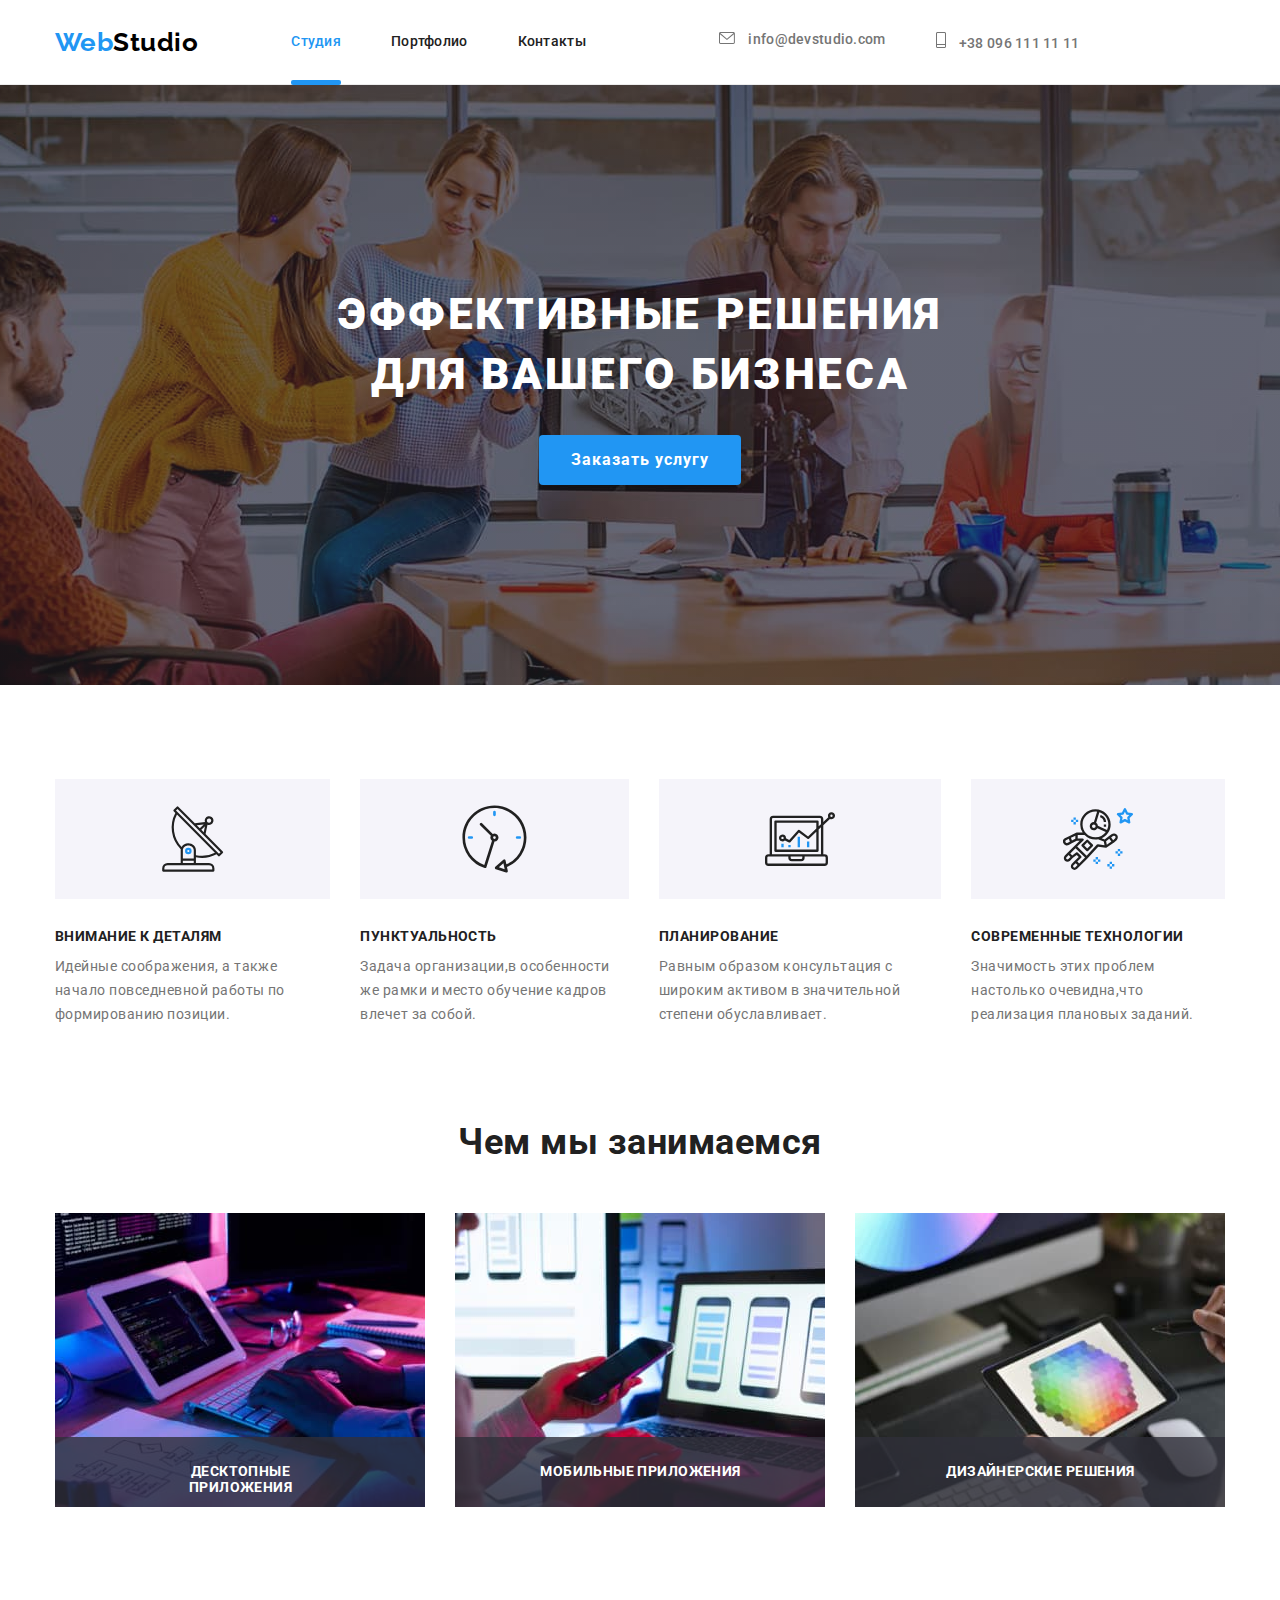
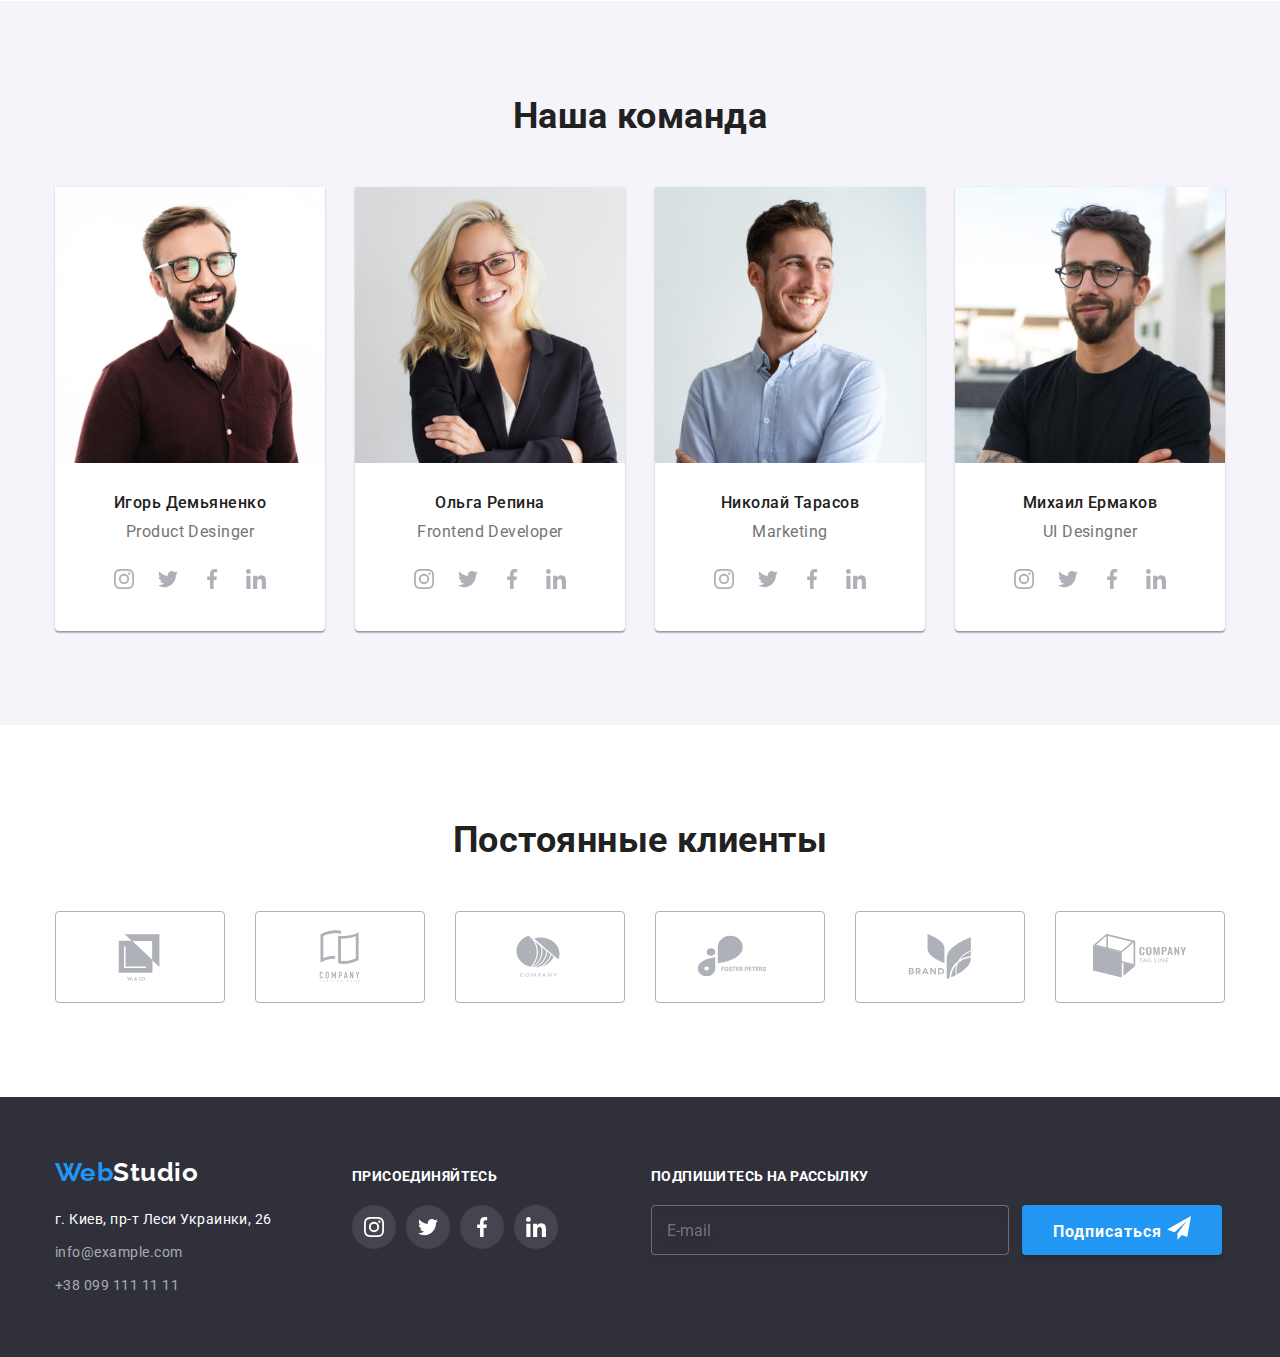
<file: index.html>
<!DOCTYPE html>
<html lang="en">

<head>
    <meta charset="UTF-8">
    <meta http-equiv="X-UA-Compatible" content="IE=edge">
    <meta name="viewport" content="width=device-width, initial-scale=1.0">
    <title>Студия</title>
    <link rel="preconnect" href="https://fonts.googleapis.com">
    <link rel="preconnect" href="https://fonts.gstatic.com" crossorigin>
    <link
        href="https://fonts.googleapis.com/css2?family=Raleway:wght@700&family=Roboto:wght@400;500;700;900&display=swap"
        rel="stylesheet">
    <link rel="stylesheet" href="https://cdnjs.cloudflare.com/ajax/libs/modern-normalize/1.1.0/modern-normalize.css"
        integrity="sha512-Y0MM+V6ymRKN2zStTqzQ227DWhhp4Mzdo6gnlRnuaNCbc+YN/ZH0sBCLTM4M0oSy9c9VKiCvd4Jk44aCLrNS5Q=="
        crossorigin="anonymous" referrerpolicy="no-referrer" />
    <link rel="stylesheet" href="./css/main.min.css">
</head>

<body>
    <!--Шапка сайта-->
    <header class="header">
        <div class="container">
            <a href="" class="logo header__logo">Web<span class="logo__accent">Studio</span></a>
            <nav>
                <ul class="site-nav list">
                    <li class="site-nav__item"><a href="./index.html" class="site-nav__link current ">Студия</a></li>
                    <li class="site-nav__item"><a href="./portfolio.html" class="site-nav__link">Портфолио</a></li>
                    <li class="site-nav__item"><a href="" class="site-nav__link">Контакты</a></li>
                </ul>
            </nav>
            <div class="auth-nav">
                <a href="mailto:info@devstudio.com" class="auth-nav__link">
                    <svg class="auth-nav__icon" width="16" height="12">
                        <use href="./images/symbol-defs-opt.svg#mail"></use>
                    </svg>
                    info@devstudio.com</a>
                <a href="tel:+380961111111" class="auth-nav__link">
                    <svg class="auth-nav__icon" width="10" height="16">
                        <use href="./images/symbol-defs-opt.svg#phone"></use>
                    </svg>
                    +38 096 111 11 11</a>
            </div>
        <button type="button" class="mob-menu__open-btn">
            <svg class="header__pic-btn" width="24" height="24">
                <use href="./images/symbol-defs-opt.svg#menu_24px"></use>
            </svg>
        </button>
        </div>
        <div class="mob-menu is-hidden no-scroll">
            <div class="container">
                <div class="mob-menu-top">
            <button type="button" class="mob-menu__close-btn">
                <svg class="mob-menu__pic-btn" width="40" height="40">
                    <use href="./images/symbol-defs-opt.svg#close_40px"></use>
                </svg>
            </button>
                <ul class="mob-menu__list list">
                    <li class="mob-menu__item"><a href="./index.html" class="mob-menu__link current ">Студия</a></li>
                    <li class="mob-menu__item"><a href="./portfolio.html" class="mob-menu__link">Портфолио</a></li>
                    <li class="mob-menu__item"><a href="" class="mob-menu__link">Контакты</a></li>
                </ul>
                </div>
                <div class="mob-menu__button">
            <div class="mob-auth-nav">
                <div class="mob-auth-nav__mob"><a href="tel:+380961111111" class="mob-auth-nav__link mob">
                    +38 096 111 11 11</a></div>
                <a href="mailto:info@devstudio.com" class="mob-auth-nav__link mail">
                    info@devstudio.com</a>
            </div>
                <ul class="mob-soc__list list">
                    <li class="mob-soc__item"><a href="" class="mob-soc__link">Instagram</a></li>
                    <li class="mob-soc__item"><a href="" class="mob-soc__link">Twitter</a></li>
                    <li class="mob-soc__item"><a href="" class="mob-soc__link">Facebook</a></li>
                    <li class="mob-soc__item"><a href="" class="mob-soc__link">Linkedin</a></li>
                </ul>
        </div>
        </div>
        </div>
    </header>
    <main>
        <!--Герой-->
        <div class="hero">
            <section class="section">
                <div class="container">
                    <h1 class="hero__title">Эффективные решения для вашего бизнеса</h1>
                    <button type="button" class="hero__btn" data-modal-open>Заказать услугу</button>
                </div>
            </section>
        </div>
        <!--Преимущества-->
        <section class="section">
            <div class="container">
                <ul class="benefis list">
                    <li class="benefis__item">
                        <div class="benefis__icon">
                            <svg class="antenna" width="65.32" height="70">
                                <use href="./images/symbol-defs-opt.svg#antenna"></use>
                            </svg>
                        </div>
                        <h3 class="benefis__title title">Внимание к деталям</h3>
                        <p class="benefis__text">Идейные соображения, а также начало повседневной работы по формированию
                            позиции.</p>
                    </li>
                    <li class="benefis__item">
                        <div class="benefis__icon">
                            <svg class="clock" width="66.96" height="70">
                                <use href="./images/symbol-defs-opt.svg#clock"></use>
                            </svg>
                        </div>
                        <h3 class="benefis__title title">Пунктуальность</h3>
                        <p class="benefis__text">Задача организации,в особенности же рамки и место обучение кадров
                            влечет за собой.</p>
                    </li>
                    <li class="benefis__item">
                        <div class="benefis__icon">
                            <svg class="diagram" width="70" height="70">
                                <use href="./images/symbol-defs-opt.svg#diagram"></use>
                            </svg>
                        </div>
                        <h3 class="benefis__title title">Планирование</h3>
                        <p class="benefis__text">Равным образом консультация с широким активом в значительной степени
                            обуславливает.</p>
                    </li>
                    <li class="benefis__item last">
                        <div class="benefis__icon">
                            <svg class="astronaut" width="70" height="70">
                                <use href="./images/symbol-defs-opt.svg#astronaut"></use>
                            </svg>
                        </div>
                        <h3 class="benefis__title title">Современные технологии</h3>
                        <p class="benefis__text">Значимость этих проблем настолько очевидна,что реализация плановых
                            заданий.</p>
                    </li>
                </ul>
            </div>
        </section>
        <!--Чем мы занимаемся-->
        <section class="working section">
            <div class="container">
                <h2 class="working__title title">Чем мы занимаемся</h2>
                <ul class="working-list list">
                    <li class="working-list__item">
                        <div class="working-list__wrap">
                            <img 
                            srcset="./images/box1.jpg 1x, ./images/box1-2x.jpg 2x "
                            src="./images/box1.jpg" alt="написание кода" width="370" height="274" />
                            <p class="working-list__text">Десктопные приложения</p>
                        </div>
                    </li>
                    <li class="working-list__item">
                        <div class="working-list__wrap">
                            <img 
                            srcset="./images/box2.jpg 1x, ./images/box2-2x.jpg 2x "
                            src="./images/box2.jpg" alt="оптимизация" width="370" />
                            <p class="working-list__text">Мобильные приложения</p>
                        </div>
                    </li>
                    <li class="working-list__item">
                        <div class="working-list__wrap">
                            <img 
                            srcset="./images/box3.jpg 1x, ./images/box3-2x.jpg 2x "
                            src="./images/box3.jpg" alt="дизайн" width="370" />
                            <p class="working-list__text">Дизайнерские решения</p>
                        </div>
                    </li>
                </ul>
            </div>
        </section>
        <!--Наша команда-->
        <section class="team section">
            <div class="container">
                <h2 class="team__title title">Наша команда</h2>
                <ul class="team-list list">
                    <li class="team-list__item">
                        <img 
                        srcset="./images/img.jpg 1x, ./images/img-2x.jpg 2x "
                        src="./images/img.jpg" alt="Игорь Демьяненко" width="" />
                        <div class="team-list__content">
                            <h3 class="team-list__name title">Игорь Демьяненко</h3>
                            <p class="team-list__text">Product Desinger</p>
                            <div>
                                <ul class="soclist">
                                    <li class="soclist__item">
                                        <a href="" class="soclist__link">
                                            <svg class="soclist__icon" width="20" height="20">
                                                <use href="./images/symbol-defs-opt.svg#instagram"></use>
                                            </svg>
                                        </a>
                                    </li>
                                    <li class="soclist__item">
                                        <a href="" class="soclist__link">
                                            <svg class="soclist__icon" width="20" height="20">
                                                <use href="./images/symbol-defs-opt.svg#twitter"></use>
                                            </svg>
                                        </a>
                                    </li>
                                    <li class="soclist__item">
                                        <a href="" class="soclist__link">
                                            <svg class="soclist__icon" width="20" height="20">
                                                <use href="./images/symbol-defs-opt.svg#facebook"></use>
                                            </svg>
                                        </a>
                                    </li>
                                    <li class="soclist__item">
                                        <a href="" class="soclist__link">
                                            <svg class="soclist__icon" width="20" height="20">
                                                <use href="./images/symbol-defs-opt.svg#linkedin"></use>
                                            </svg>
                                        </a>
                                    </li>
                                </ul>
                            </div>
                        </div>
                    </li>
                    <li class="team-list__item">
                        <img 
                        srcset="./images/img2.jpg 1x, ./images/img2-2x.jpg 2x "
                        src="./images/img2.jpg" alt="Ольга Репина" width="" />
                        <div class="team-list__content">
                            <h3 class="team-list__name title">Ольга Репина</h3>
                            <p class="team-list__text">Frontend Developer</p>
                            <div>
                                <ul class="soclist">
                                    <li class="soclist__item">
                                        <a href="" class="soclist__link">
                                            <svg class="soclist__icon" width="20" height="20">
                                                <use href="./images/symbol-defs-opt.svg#instagram"></use>
                                            </svg>
                                        </a>
                                    </li>
                                    <li class="soclist__item">
                                        <a href="" class="soclist__link">
                                            <svg class="soclist__icon" width="20" height="20">
                                                <use href="./images/symbol-defs-opt.svg#twitter"></use>
                                            </svg>
                                        </a>
                                    </li>
                                    <li class="soclist__item">
                                        <a href="" class="soclist__link">
                                            <svg class="soclist__icon" width="20" height="20">
                                                <use href="./images/symbol-defs-opt.svg#facebook"></use>
                                            </svg>
                                        </a>
                                    </li>
                                    <li class="soclist__item">
                                        <a href="" class="soclist__link">
                                            <svg class="soclist__icon" width="20" height="20">
                                                <use href="./images/symbol-defs-opt.svg#linkedin"></use>
                                            </svg>
                                        </a>
                                    </li>
                                </ul>
                            </div>
                        </div>
                    </li>
                    <li class="team-list__item">
                        <img 
                        srcset="./images/img3.jpg 1x, ./images/img3-2x.jpg 2x "
                        src="./images/img3.jpg" alt="Николай Тарасов" width="" />
                        <div class="team-list__content">
                            <h3 class="team-list__name title">Николай Тарасов</h3>
                            <p class="team-list__text">Marketing</p>
                            <div>
                                <ul class="soclist">
                                    <li class="soclist__item">
                                        <a href="" class="soclist__link">
                                            <svg class="soclist__icon" width="20" height="20">
                                                <use href="./images/symbol-defs-opt.svg#instagram"></use>
                                            </svg>
                                        </a>
                                    </li>
                                    <li class="soclist__item">
                                        <a href="" class="soclist__link">
                                            <svg class="soclist__icon" width="20" height="20">
                                                <use href="./images/symbol-defs-opt.svg#twitter"></use>
                                            </svg>
                                        </a>
                                    </li>
                                    <li class="soclist__item">
                                        <a href="" class="soclist__link">
                                            <svg class="soclist__icon" width="20" height="20">
                                                <use href="./images/symbol-defs-opt.svg#facebook"></use>
                                            </svg>
                                        </a>
                                    </li>
                                    <li class="soclist__item">
                                        <a href="" class="soclist__link">
                                            <svg class="soclist__icon" width="20" height="20">
                                                <use href="./images/symbol-defs-opt.svg#linkedin"></use>
                                            </svg>
                                        </a>
                                    </li>
                                </ul>
                            </div>
                        </div>
                    </li>
                    <li class="team-list__item">
                        <img 
                        srcset="./images/img4.jpg 1x, ./images/img4-2x.jpg 2x "
                        src="./images/img4.jpg" alt="Михаил Ермаков" width="" />
                        <div class="team-list__content">
                            <h3 class="team-list__name title">Михаил Ермаков</h3>
                            <p class="team-list__text">UI Desingner</p>
                            <div>
                                <ul class="soclist">
                                    <li class="soclist__item">
                                        <a href="" class="soclist__link">
                                            <svg class="soclist__icon" width="20" height="20">
                                                <use href="./images/symbol-defs-opt.svg#instagram"></use>
                                            </svg>
                                        </a>
                                    </li>
                                    <li class="soclist__item">
                                        <a href="" class="soclist__link">
                                            <svg class="soclist__icon" width="20" height="20">
                                                <use href="./images/symbol-defs-opt.svg#twitter"></use>
                                            </svg>
                                        </a>
                                    </li>
                                    <li class="soclist__item">
                                        <a href="" class="soclist__link">
                                            <svg class="soclist__icon" width="20" height="20">
                                                <use href="./images/symbol-defs-opt.svg#facebook"></use>
                                            </svg>
                                        </a>
                                    </li>
                                    <li class="soclist__item">
                                        <a href="" class="soclist__link">
                                            <svg class="soclist__icon" width="20" height="20">
                                                <use href="./images/symbol-defs-opt.svg#linkedin"></use>
                                            </svg>
                                        </a>
                                    </li>
                                </ul>
                            </div>
                        </div>
                    </li>
                </ul>
            </div>
        </section>
        <!--Постоянные клиенты-->
        <section class="client section">
            <div class="container">
                <h2 class="client__title title">Постоянные клиенты</h2>
                <div class="client__container">
                    <ul class="client-list list">
                        <li class="client-list__item">
                            <a href="" class="client-list__link">
                                <svg class="client-list__icon">
                                    <use href="./images/symbol-defs-opt.svg#logo" width="106" height="60"></use>
                                </svg>
                            </a>
                        </li>
                        <li class="client-list__item">
                            <a href="" class="client-list__link">
                                <svg class="client-list__icon">
                                    <use href="./images/symbol-defs-opt.svg#logo-2" width="106" height="60"></use>
                                </svg>
                            </a>
                        </li>
                        <li class="client-list__item">
                            <a href="" class="client-list__link">
                                <svg class="client-list__icon">
                                    <use href="./images/symbol-defs-opt.svg#logo-3" width="106" height="60"></use>
                                </svg>
                            </a>
                        </li>
                        <li class="client-list__item">
                            <a href="" class="client-list__link">
                                <svg class="client-list__icon">
                                    <use href="./images/symbol-defs-opt.svg#logo-4" width="106" height="60"></use>
                                </svg>
                            </a>
                        </li>
                        <li class="client-list__item">
                            <a href="" class="client-list__link">
                                <svg class="client-list__icon">
                                    <use href="./images/symbol-defs-opt.svg#logo-5" width="106" height="60"></use>
                                </svg>
                            </a>
                        </li>
                        <li class="client-list__item">
                            <a href="" class="client-list__link">
                                <svg class="client-list__icon">
                                    <use href="./images/symbol-defs-opt.svg#logo-6" width="106" height="60"></use>
                                </svg>
                            </a>
                        </li>
                    </ul>
                </div>
            </div>
        </section>
    </main>
    <!--Футер-->
    <footer class="footer">
        <div class="container">
            <div class="nav">
                <a href="" class="footer__logo logo">Web<span class="accent">Studio</span></a>
                <address>
                    <ul class="list">
                        <li class="list__item-address"><a href="" class="list__address">г. Киев, пр-т Леси Украинки,
                                26</a></li>
                        <li class="list__item-nav"><a href="mailto:info@example.com"
                                class="list__footer-nav">info@example.com</a></li>
                        <li class="list__item-nav"><a href="tel:+380991111111" class="list__footer-nav">+38 099 111 11
                                11</a></li>
                    </ul>
                </address>
            </div>
            <div class="soc">
                <h3 class="soc__title">Присоединяйтесь</h3>
                <ul class="soc-list">
                    <li class="soc-list__item">
                        <a href="" class="soc-list__link">
                            <svg class="soc-list__icon" width="20" height="20">
                                <use href="./images/symbol-defs-opt.svg#instagram"></use>
                            </svg>
                        </a>
                    </li>
                    <li class="soc-list__item">
                        <a href="" class="soc-list__link">
                            <svg class="soc-list__icon" width="20" height="20">
                                <use href="./images/symbol-defs-opt.svg#twitter"></use>
                            </svg>
                        </a>
                    </li>
                    <li class="soc-list__item">
                        <a href="" class="soc-list__link">
                            <svg class="soc-list__icon" width="20" height="20">
                                <use href="./images/symbol-defs-opt.svg#facebook"></use>
                            </svg>
                        </a>
                    </li>
                    <li class="soc-list__item">
                        <a href="" class="soc-list__link">
                            <svg class="soc-list__icon" width="20" height="20">
                                <use href="./images/symbol-defs-opt.svg#linkedin"></use>
                            </svg>
                        </a>
                    </li>
                </ul>
            </div>
            <div class="mailing">
                <p class="mailing__text">Подпишитесь на рассылку</p>
                <form>
                    <label for="email"></label>
                    <input type="email" name="email" id="email" class="mailing__email" placeholder="E-mail" />
                    <button type="submit" class="mailing__button">Подписаться
                        <svg class="mailing__icon" width="24" height="24">
                            <use href="./images/symbol-defs-opt.svg#icon-send"></use>
                        </svg>
                    </button>
                </form>
            </div>
        </div>
    </footer>
    <div class="backdrop is-hidden" data-modal>
        <div class="modal">
            <button type="button" class="modal__close-btn" data-modal-close>
                <svg class="modal__pic-btn" width="18" height="18">
                    <use href="./images/symbol-defs-opt.svg#close-btn"></use>
                </svg>
            </button>
            <p class="modal__title">Оставьте свои данные, мы вам перезвоним</p>
            <form>
                <div class="modal-field">
                    <label class="modal-field__label" for="user-name">Имя</label>
                    <div class="modal-wrap">
                        <input type="text" name="user-name" id="user-name" class="modal-wrap__input" />
                        <svg class="modal-wrap__icon" width="18" height="18">
                            <use href="./images/symbol-defs-opt.svg#person-modal"></use>
                        </svg>
                    </div>
                </div>
                <div class="modal-field">
                    <label class="modal-field__label" for="user-tel">Телефон</label>
                    <div class="modal-wrap">
                        <input type="tel" name="user-tel" id="user-tel" class="modal-wrap__input" />
                        <svg class="modal-wrap__icon" width="18" height="18">
                            <use href="./images/symbol-defs-opt.svg#phone-modal"></use>
                        </svg>
                    </div>
                </div>
                <div class="modal-field">
                    <label class="modal-field__label" for="user-mail">Почта</label>
                    <div class="modal-wrap">
                        <input type="email" name="user-mail" id="user-mail" class="modal-wrap__input" />
                        <svg class="modal-wrap__icon" width="18" height="18">
                            <use href="./images/symbol-defs-opt.svg#email-modal"></use>
                        </svg>
                    </div>
                </div>
                <div class="modal-field">
                    <label class="modal-field__label" for="user-coment">Комментарий</label>
                    <textarea name="user-coment" id="user-coment" placeholder="Введите текст"
                        class="modal-field__coment"></textarea>
                </div>
                <div class="modal-field">
                    <input type="checkbox" class="modal-field__checkbox visually-hidden" id="modal-field__checkbox" name="policy"
                        value="policy">
                    <label for="modal-field__checkbox" class="modal-field__check">
                        <span>
                            <svg class="modal-field__check-icon" width="18" height="18">
                                <use href="./images/symbol-defs-opt.svg#check"></use>
                            </svg>
                        </span>
                        <div class="modal-field__text">Соглашаюсь с рассылкой и принимаю&nbsp;<a href="" class="modal-field__link">Условия
                            договора</a></div></label>
                </div>
            </form>
            <button type="submit" class="modal__btn">Отправить</button>
        </div>
    </div>
    <script src="./js/modal.js"></script>
    <script src="./js/menu.js"></script>
</body>

</html>
</file>
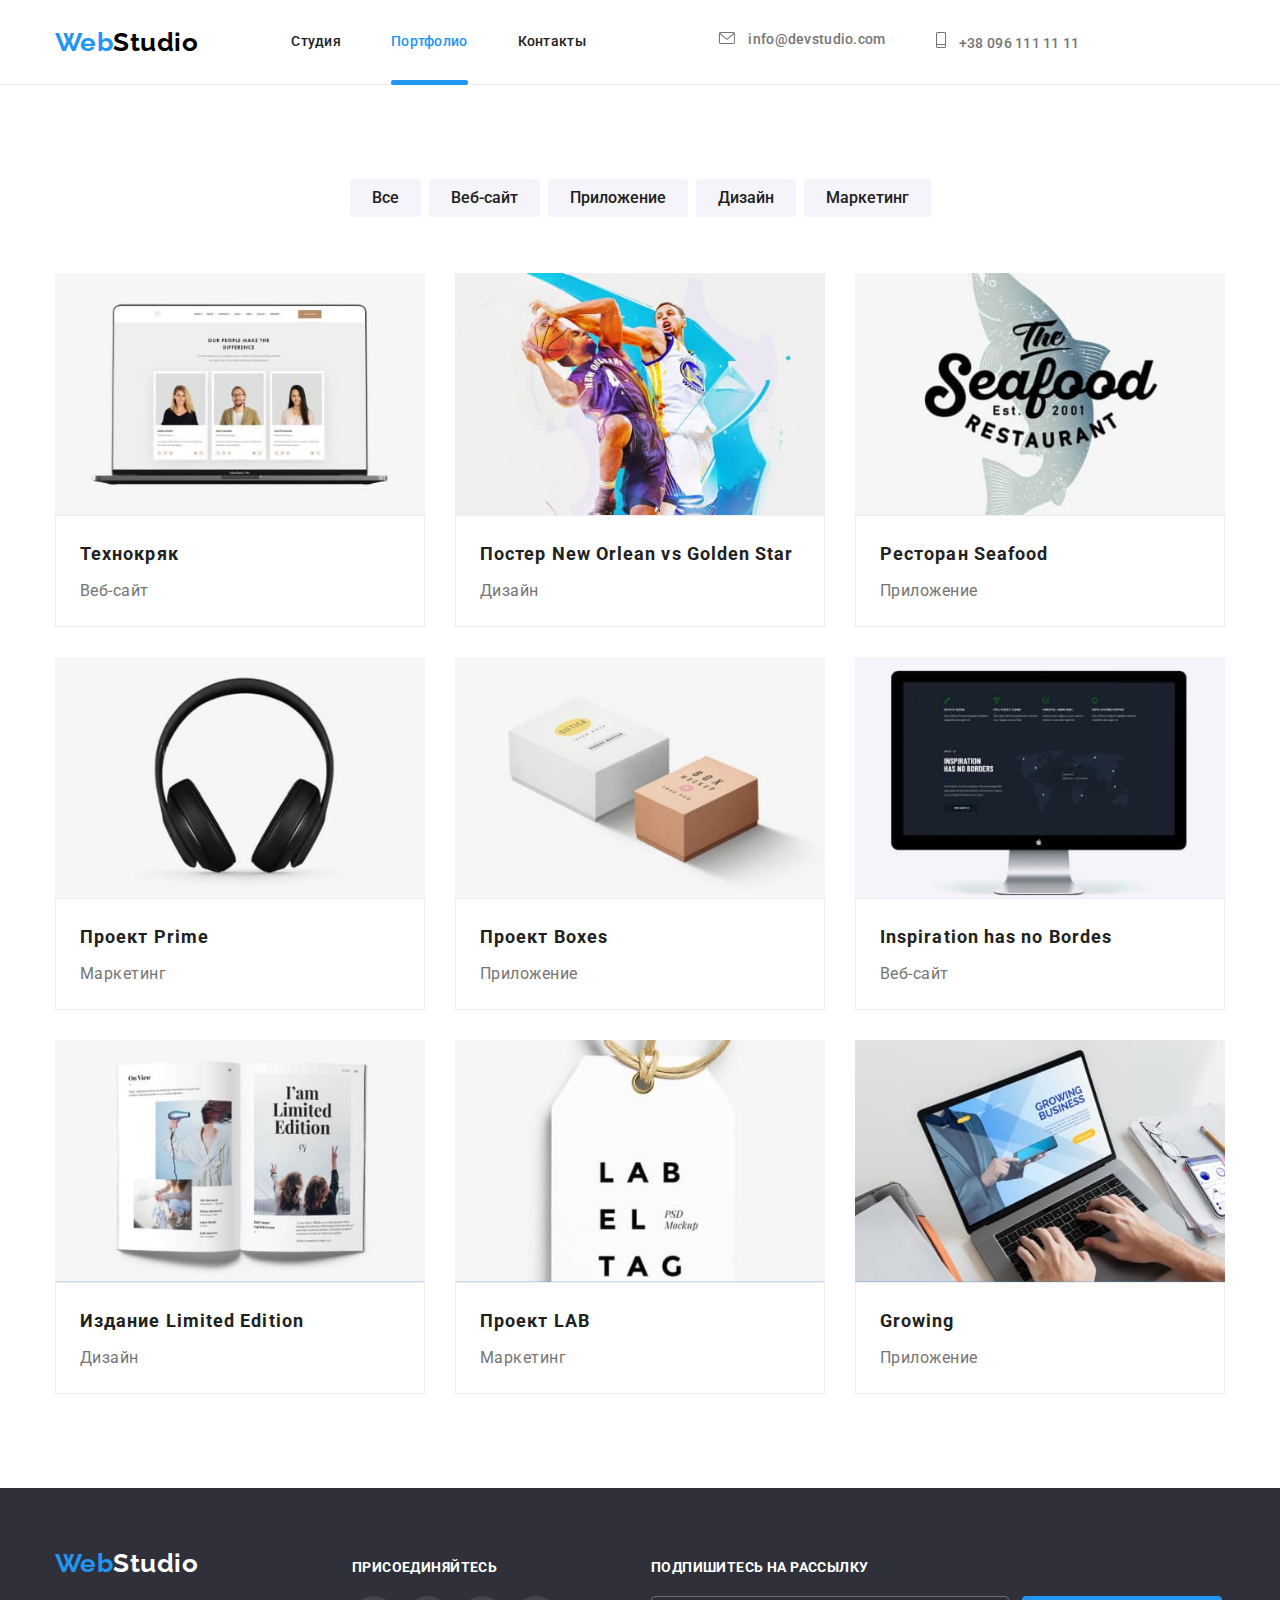
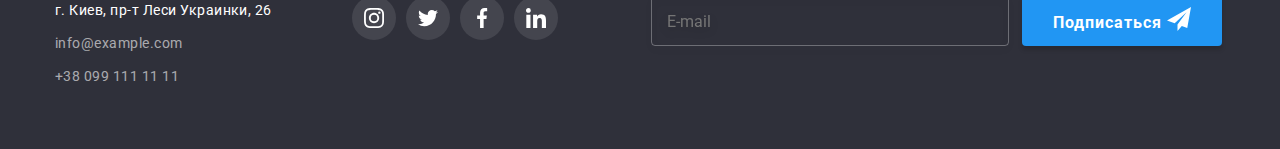
<file: portfolio.html>
<!DOCTYPE html>
<html lang="en">

<head>
    <meta charset="UTF-8">
    <meta http-equiv="X-UA-Compatible" content="IE=edge">
    <meta name="viewport" content="width=device-width, initial-scale=1.0">
    <title>Студия</title>
    <link rel="preconnect" href="https://fonts.googleapis.com">
    <link rel="preconnect" href="https://fonts.gstatic.com" crossorigin>
    <link
        href="https://fonts.googleapis.com/css2?family=Raleway:wght@700&family=Roboto:wght@400;500;700;900&display=swap"
        rel="stylesheet">
    <link rel="stylesheet" href="https://cdnjs.cloudflare.com/ajax/libs/modern-normalize/1.1.0/modern-normalize.css"
        integrity="sha512-Y0MM+V6ymRKN2zStTqzQ227DWhhp4Mzdo6gnlRnuaNCbc+YN/ZH0sBCLTM4M0oSy9c9VKiCvd4Jk44aCLrNS5Q=="
        crossorigin="anonymous" referrerpolicy="no-referrer" />
    <link rel="stylesheet" href="./css/main.min.css">
</head>

<body>
    <!--Шапка сайта-->
    <header class="header">
        <div class="container">
            <a href="" class="logo header__logo">Web<span class="logo__accent">Studio</span></a>
            <nav>
                <ul class="site-nav list">
                    <li class="site-nav__item"><a href="./index.html" class="site-nav__link">Студия</a></li>
                    <li class="site-nav__item"><a href="./portfolio.html" class="site-nav__link current">Портфолио</a></li>
                    <li class="site-nav__item"><a href="" class="site-nav__link">Контакты</a></li>
                </ul>
            </nav>
            <div class="auth-nav">
                <a href="mailto:info@devstudio.com" class="auth-nav__link">
                    <svg class="auth-nav__icon" width="16" height="12">
                        <use href="./images/symbol-defs-opt.svg#mail"></use>
                    </svg>
                    info@devstudio.com</a>
                <a href="tel:+380961111111" class="auth-nav__link">
                    <svg class="auth-nav__icon" width="10" height="16">
                        <use href="./images/symbol-defs-opt.svg#phone"></use>
                    </svg>
                    +38 096 111 11 11</a>
            </div>
            <button type="button" class="mob-menu__open-btn">
                <svg class="header__pic-btn" width="24" height="24">
                    <use href="./images/symbol-defs-opt.svg#menu_24px"></use>
                </svg>
            </button>
        </div>
        <div class="mob-menu is-hidden no-scroll">
            <div class="container">
                <div class="mob-menu-top">
                    <button type="button" class="mob-menu__close-btn">
                        <svg class="mob-menu__pic-btn" width="40" height="40">
                            <use href="./images/symbol-defs-opt.svg#close_40px"></use>
                        </svg>
                    </button>
                    <ul class="mob-menu__list list">
                        <li class="mob-menu__item"><a href="./index.html" class="mob-menu__link current ">Студия</a></li>
                        <li class="mob-menu__item"><a href="./portfolio.html" class="mob-menu__link">Портфолио</a></li>
                        <li class="mob-menu__item"><a href="" class="mob-menu__link">Контакты</a></li>
                    </ul>
                </div>
                <div class="mob-menu__button">
                    <div class="mob-auth-nav">
                        <div class="mob-auth-nav__mob"><a href="tel:+380961111111" class="mob-auth-nav__link mob">
                                +38 096 111 11 11</a></div>
                        <a href="mailto:info@devstudio.com" class="mob-auth-nav__link mail">
                            info@devstudio.com</a>
                    </div>
                    <ul class="mob-soc__list list">
                        <li class="mob-soc__item"><a href="" class="mob-soc__link">Instagram</a></li>
                        <li class="mob-soc__item"><a href="" class="mob-soc__link">Twitter</a></li>
                        <li class="mob-soc__item"><a href="" class="mob-soc__link">Facebook</a></li>
                        <li class="mob-soc__item"><a href="" class="mob-soc__link">Linkedin</a></li>
                    </ul>
                </div>
            </div>
        </div>
    </header>
    <main>
        <!--Портфолио-->
        <section class="section">
            <div class="container">
                <h1 class="portfolio__title visually-hidden">Наши работы</h1>
                <ul class="portfolio-list list">
                    <li class="portfolio-list__item">
                        <button type="button" class="portfolio-list__btn">Все</button>
                    </li>
                    <li class="portfolio-list__item">
                        <button type="button" class="portfolio-list__btn">Веб-сайт</button>
                    </li>
                    <li class="portfolio-list__item">
                        <button type="button" class="portfolio-list__btn">Приложение</button>
                    </li>
                    <li class="portfolio-list__item">
                        <button type="button" class="portfolio-list__btn">Дизайн</button>
                    </li>
                    <li class="portfolio-list__item">
                        <button type="button" class="portfolio-list__btn">Маркетинг</button>
                    </li>
                </ul>
            </div>
            <div class="container">
                <ul class="portfolio list">
                    <li class="portfolio__item">
                        <div class="portfolio__wrap">
                            <img 
                            srcset="./images/portfolio.jpg 1x, ./images/portfolio-2x.jpg 2x "
                            src="./images/portfolio.jpg" alt="Технокряк сайт" width="">
                            <p class="portfolio__text">Ресурс предлагает комплексные предложения с разным уровнем
                                функционала и сервисов. Все это
                                позволит посетителю получить исчерпывающие сведения о компании или частном лице.</p>
                        </div>
                        <div class="portfolio-content">
                            <h2 class="portfolio-content__title title">Технокряк</h2>
                            <p class="portfolio-content__text">Веб-сайт</p>
                        </div>
                    </li>
                    <li class="portfolio__item">
                        <div class="portfolio__wrap">
                            <img 
                            srcset="./images/portfolio-2.jpg 1x, ./images/portfolio-2-2x.jpg 2x "
                            src="./images/portfolio-2.jpg" alt="Постер New Orlean vs Golden Star" width="">
                            <p class="portfolio__text">Ресурс предлагает комплексные предложения с разным уровнем
                                функционала и сервисов. Все это
                                позволит посетителю получить исчерпывающие сведения о компании или частном лице.</p>
                        </div>
                        <div class="portfolio-content">
                            <h2 class="portfolio-content__title title">Постер New Orlean vs Golden Star</h2>
                            <p class="portfolio-content__text">Дизайн</p>
                        </div>
                    </li>
                    <li class="portfolio__item">
                        <div class="portfolio__wrap">
                            <img 
                            srcset="./images/portfolio-3.jpg 1x, ./images/portfolio-3-2x.jpg 2x "
                            src="./images/portfolio-3.jpg" alt="Ресторан Seafood" width="">
                            <p class="portfolio__text">Ресурс предлагает комплексные предложения с разным уровнем
                                функционала и сервисов. Все это
                                позволит посетителю получить исчерпывающие сведения о компании или частном лице.</p>
                        </div>
                        <div class="portfolio-content">
                            <h2 class="portfolio-content__title title">Ресторан Seafood</h2>
                            <p class="portfolio-content__text">Приложение</p>
                        </div>
                    </li>
                    <li class="portfolio__item">
                        <div class="portfolio__wrap">
                            <img 
                            srcset="./images/portfolio-4.jpg 1x, ./images/portfolio-4-2x.jpg 2x "
                            src="./images/portfolio-4.jpg" alt="Prime" width="">
                            <p class="portfolio__text">Ресурс предлагает комплексные предложения с разным уровнем
                                функционала и сервисов. Все это
                                позволит посетителю получить исчерпывающие сведения о компании или частном лице.</p>
                        </div>
                        <div class="portfolio-content">
                            <h2 class="portfolio-content__title title">Проект Prime</h2>
                            <p class="portfolio-content__text">Маркетинг</p>
                        </div>
                    </li>
                    <li class="portfolio__item">
                        <div class="portfolio__wrap">
                            <img 
                            srcset="./images/portfolio-5.jpg 1x, ./images/portfolio-5-2x.jpg 2x "
                            src="./images/portfolio-5.jpg" alt="Boxes" width="">
                            <p class="portfolio__text">Ресурс предлагает комплексные предложения с разным уровнем
                                функционала и сервисов. Все это
                                позволит посетителю получить исчерпывающие сведения о компании или частном лице.</p>
                        </div>
                        <div class="portfolio-content">
                            <h2 class="portfolio-content__title title">Проект Boxes</h2>
                            <p class="portfolio-content__text">Приложение</p>
                        </div>
                    </li>
                    <li class="portfolio__item">
                        <div class="portfolio__wrap">
                            <img 
                            srcset="./images/portfolio-6.jpg 1x, ./images/portfolio-6-2x.jpg 2x "
                            src="./images/portfolio-6.jpg" alt="Сайт no Bordes" width="">
                            <p class="portfolio__text">Ресурс предлагает комплексные предложения с разным уровнем
                                функционала и сервисов. Все это
                                позволит посетителю получить исчерпывающие сведения о компании или частном лице.</p>
                        </div>
                        <div class="portfolio-content">
                            <h2 class="portfolio-content__title title">Inspiration has no Bordes</h2>
                            <p class="portfolio-content__text">Веб-сайт</p>
                        </div>
                    </li>
                    <li class="portfolio__item">
                        <div class="portfolio__wrap">
                            <img 
                            srcset="./images/portfolio-7.jpg 1x, ./images/portfolio-7-2x.jpg 2x "
                            src="./images/portfolio-7.jpg" alt="Издание LE" width="">
                            <p class="portfolio__text">Ресурс предлагает комплексные предложения с разным уровнем
                                функционала и сервисов. Все это
                                позволит посетителю получить исчерпывающие сведения о компании или частном лице.</p>
                        </div>
                        <div class="portfolio-content">
                            <h2 class="portfolio-content__title title">Издание Limited Edition</h2>
                            <p class="portfolio-content__text">Дизайн</p>
                        </div>
                    </li>
                    <li class="portfolio__item">
                        <div class="portfolio__wrap">
                            <img 
                            srcset="./images/portfolio-8.jpg 1x, ./images/portfolio-8-2x.jpg 2x "
                            src="./images/portfolio-8.jpg" alt="Проект Lab" width="">
                            <p class="portfolio__text">Ресурс предлагает комплексные предложения с разным уровнем
                                функционала и сервисов. Все это
                                позволит посетителю получить исчерпывающие сведения о компании или частном лице.</p>
                        </div>
                        <div class="portfolio-content">
                            <h2 class="portfolio-content__title title">Проект LAB</h2>
                            <p class="portfolio-content__text">Маркетинг</p>
                        </div>
                    </li>
                    <li class="portfolio__item">
                        <div class="portfolio__wrap">
                            <img 
                            srcset="./images/portfolio-9.jpg 1x, ./images/portfolio-9-2x.jpg 2x "
                            src="./images/portfolio-9.jpg" alt=" Growing Business" width="">
                            <p class="portfolio__text">Ресурс предлагает комплексные предложения с разным уровнем
                                функционала и сервисов. Все это
                                позволит посетителю получить исчерпывающие сведения о компании или частном лице.</p>
                        </div>
                        <div class="portfolio-content">
                            <h2 class="portfolio-content__title title">Growing</h2>
                            <p class="portfolio-content__text">Приложение</p>
                        </div>
                    </li>
                </ul>

            </div>
        </section>
    </main>
  <!--Футер-->
    <footer class="footer">
        <div class="container">
            <div class="nav">
                <a href="" class="footer__logo logo">Web<span class="accent">Studio</span></a>
                <address>
                    <ul class="list">
                        <li class="list__item-address"><a href="" class="list__address">г. Киев, пр-т Леси Украинки,
                                26</a></li>
                        <li class="list__item-nav"><a href="mailto:info@example.com"
                                class="list__footer-nav">info@example.com</a></li>
                        <li class="list__item-nav"><a href="tel:+380991111111" class="list__footer-nav">+38 099 111 11
                                11</a></li>
                    </ul>
                </address>
            </div>
            <div class="soc">
                <h3 class="soc__title">Присоединяйтесь</h3>
                <ul class="soc-list">
                    <li class="soc-list__item">
                        <a href="" class="soc-list__link">
                            <svg class="soc-list__icon" width="20" height="20">
                                <use href="./images/symbol-defs-opt.svg#instagram"></use>
                            </svg>
                        </a>
                    </li>
                    <li class="soc-list__item">
                        <a href="" class="soc-list__link">
                            <svg class="soc-list__icon" width="20" height="20">
                                <use href="./images/symbol-defs-opt.svg#twitter"></use>
                            </svg>
                        </a>
                    </li>
                    <li class="soc-list__item">
                        <a href="" class="soc-list__link">
                            <svg class="soc-list__icon" width="20" height="20">
                                <use href="./images/symbol-defs-opt.svg#facebook"></use>
                            </svg>
                        </a>
                    </li>
                    <li class="soc-list__item">
                        <a href="" class="soc-list__link">
                            <svg class="soc-list__icon" width="20" height="20">
                                <use href="./images/symbol-defs-opt.svg#linkedin"></use>
                            </svg>
                        </a>
                    </li>
                </ul>
            </div>
            <div class="mailing">
                <p class="mailing__text">Подпишитесь на рассылку</p>
                <form>
                    <label for="email"></label>
                    <input type="email" name="email" id="email" class="mailing__email" placeholder="E-mail" />
                    <button type="submit" class="mailing__button">Подписаться
                        <svg class="mailing__icon" width="24" height="24">
                            <use href="./images/symbol-defs-opt.svg#icon-send"></use>
                        </svg>
                    </button>
                </form>
            </div>
        </div>
    </footer>
    <script src="./js/menu.js"></script>
</body>

</html>
</file>
<file: css/main.min.css>
:root{--alternative-text-color: #212121;--accent-color: #2196f3;--primary-background-color: #ffffff;--primary-color: #ffffff;--alternative-background-color: #f5f4fa}body{color:#757575;background-color:var(--primary-background-color);font-family:Roboto, sans-serif;letter-spacing:0.03em}p,h1,h2,h3,h4,h5,h6{margin:0}ul,ol{padding-left:0;margin:0}img{display:block;max-width:100%;height:auto}.is-hidden{opacity:0;pointer-events:none;visibility:hidden}.visually-hidden{position:absolute;width:1px;height:1px;margin:-1px;border:0;padding:0;white-space:nowrap;clip-path:inset(100%);clip:rect(0 0 0 0);overflow:hidden}.container{padding-left:15px;padding-right:15px;margin:0 auto;width:100%}@media screen and (min-width: 480px){.container{max-width:480px}}@media screen and (min-width: 768px){.container{max-width:768px}}@media screen and (min-width: 1200px){.container{max-width:1200px}}.section{padding-top:60px;padding-bottom:60px}@media screen and (min-width: 1200px){.section{padding-top:94px;padding-bottom:94px}}.list{list-style:none}.title{color:var(--alternative-text-color)}.header{border-bottom:1px solid #ececec}.header .container{display:flex;align-items:center}.logo{color:var(--accent-color);text-decoration:none;font-family:Raleway, sans-serif;font-weight:700;font-size:26px;line-height:1.19}.logo:hover,.logo:focus{text-decoration:none}.logo__accent{color:#000000}.header__logo{background-color:var(--primary-background-color);margin-right:93px;padding-top:25px;padding-bottom:25px;border:none}.site-nav{display:none}@media screen and (min-width: 768px){.site-nav{display:flex;align-items:center}.site-nav.list{font-weight:500;font-size:14px;line-height:1.14;letter-spacing:0.02em}}.site-nav__link{color:var(--alternative-text-color);text-decoration:none;transition:color 250ms cubic-bezier(0.4, 0, 0.2, 1)}.site-nav__link:hover,.site-nav__link:focus{color:var(--accent-color)}.site-nav__link.current{color:var(--accent-color);position:relative;display:block}.site-nav__link.current::after{content:"";position:absolute;left:0;bottom:-35px;display:block;width:100%;height:5px;background-color:var(--accent-color);border-radius:2px}.site-nav__item{margin-right:50px;padding-top:32px;padding-bottom:32px}@media screen and (min-width: 1200px){.site-nav__item:last-child{margin-right:0px}}.auth-nav{display:none}@media screen and (min-width: 768px){.auth-nav{display:flex;flex-wrap:wrap;margin-left:auto;padding-top:21px;padding-bottom:21px;font-weight:500;font-size:12px;line-height:1.14;letter-spacing:0.02em}}@media screen and (min-width: 1200px){.auth-nav{font-size:14px;margin-left:auto;padding-top:32px;padding-bottom:32px}}.auth-nav__link{color:#757575;text-decoration:none;transition:color 250ms cubic-bezier(0.4, 0, 0.2, 1)}@media screen and (min-width: 1200px){.auth-nav__link:not(:last-child){margin-right:50px}}.auth-nav__link:hover,.auth-nav__link:focus{color:var(--accent-color)}.auth-nav__icon{fill:currentColor;margin-right:10px}.mob-menu{position:fixed;z-index:1;top:0;left:0;background-color:var(--primary-background-color);width:100vw;height:100vh}.mob-menu .container{display:flex;flex-direction:column;justify-content:space-between;align-items:flex-start;overflow-y:auto;height:100%}.mob-menu__open-btn{border:none;background-color:#ffff;margin-left:auto}.mob-menu__close-btn{border:none;background-color:#ffff;position:absolute;top:10px;left:85%}@media screen and (min-width: 768px){.header__pic-btn{position:absolute;width:1px;height:1px;margin:-1px;border:0;padding:0;white-space:nowrap;clip-path:inset(100%);clip:rect(0 0 0 0);overflow:hidden}}.mob-menu__pic-btn:hover,.mob-menu__pic-btn:focus,.header__pic-btn:hover,.header__pic-btn:focus{fill:var(--accent-color)}.mob-menu__list{padding-top:48px}.mob-menu__item{font-weight:500;font-size:40px;line-height:1.18;letter-spacing:0.02em;color:#212121;transition:color 250ms cubic-bezier(0.4, 0, 0.2, 1)}.mob-menu__item:not(:last-child){margin-bottom:32px}.mob-menu__link{text-decoration:none;color:#212121}.mob-menu__link:hover,.mob-menu__link:focus{color:var(--accent-color)}.mob-auth-nav__mob{margin-bottom:32px}.mob-auth-nav__link.mob{font-weight:500;font-size:34px;line-height:1.18;letter-spacing:0.02em;color:#2196F3;text-decoration:none}.mob-auth-nav__link.mail{font-weight:500;font-size:24px;line-height:1.17;letter-spacing:0.02em;color:#757575;text-decoration:none}.mob-soc__list{display:flex;flex-wrap:wrap}.mob-soc__item:not(:last-child){border-right:1px solid rgba(33,33,33,0.2);padding-right:10px;margin-right:10px;margin-top:64px}@media screen and (min-width: 390px){.mob-soc__item{margin-top:64px}}.mob-soc__link{text-decoration:none;font-weight:500;font-size:18px;line-height:1.22;letter-spacing:0.02em;color:#2196F3}.no-scroll{overflow:hidden}.hero{background-color:#2f303a;text-align:center;background-image:linear-gradient(to right, rgba(47,48,58,0.4), rgba(47,48,58,0.4)),url(../images/hero-bgimage-mob.jpg);background-size:cover;background-repeat:no-repeat;width:100%;height:400px;margin-left:auto;margin-right:auto;background-position:center}@media (min-device-pixel-ratio: 2), (min-resolution: 192dpi), (min-resolution: 2dppx){.hero{background-image:linear-gradient(to right, rgba(47,48,58,0.4), rgba(47,48,58,0.4)),url(../images/hero-bgimage-mob-2x.jpg)}}@media screen and (min-width: 768px){.hero{background-image:linear-gradient(to right, rgba(47,48,58,0.4), rgba(47,48,58,0.4)),url(../images/hero-bgimage-tab.jpg)}}@media screen and (min-width: 768px) and (min-device-pixel-ratio: 2), screen and (min-width: 768px) and (min-resolution: 192dpi), screen and (min-width: 768px) and (min-resolution: 2dppx){.hero{background-image:linear-gradient(to right, rgba(47,48,58,0.4), rgba(47,48,58,0.4)),url(../images/hero-bgimage-tab-2x.jpg)}}@media screen and (min-width: 1200px){.hero{max-width:1600px;height:600px;background-image:linear-gradient(to right, rgba(47,48,58,0.4), rgba(47,48,58,0.4)),url(../images/hero-bgimage.jpg)}}@media screen and (min-width: 1200px) and (min-device-pixel-ratio: 2), screen and (min-width: 1200px) and (min-resolution: 192dpi), screen and (min-width: 1200px) and (min-resolution: 2dppx){.hero{background-image:linear-gradient(to right, rgba(47,48,58,0.4), rgba(47,48,58,0.4)),url(../images/hero-bgimage-2x.jpg)}}.hero .section{padding-top:118px;padding-bottom:118px}@media screen and (min-width: 1200px){.hero .section{padding-top:200px;padding-bottom:200px}}.hero__title{color:var(--primary-color);font-weight:900;font-size:26px;line-height:1.62;letter-spacing:0.06em;text-transform:uppercase;margin-bottom:30px;margin-left:auto;margin-right:auto;width:100%}@media screen and (min-width: 480px) and (max-width: 1199px){.hero__title{width:360px}}@media screen and (min-width: 1200px){.hero__title{font-size:44px;line-height:1.36;width:696px}}.hero__btn{background-color:var(--accent-color);color:var(--primary-color);cursor:pointer;font-family:inherit;font-weight:700;font-size:16px;line-height:1.88;letter-spacing:0.06em;padding:10px 32px 10px 32px;box-shadow:0px 4px 4px rgba(0,0,0,0.15);border-radius:4px;border:none;transition:background-color 250ms cubic-bezier(0.4, 0, 0.2, 1)}.hero__btn:hover,.hero__btn:focus{background-color:#188ce8;color:var(--primary-color);box-shadow:0px 4px 4px rgba(0,0,0,0.15);border-radius:4px}@media screen and (min-width: 768px){.benefis{display:flex;flex-wrap:wrap}}@media screen and (min-width: 1200px){.benefis{display:flex;flex-wrap:nowrap}}.benefis__title{font-weight:700;font-size:14px;line-height:1.14;text-transform:uppercase;padding-bottom:10px;text-align:center}@media screen and (min-width: 768px){.benefis__title{text-align:left}}.benefis__text{font-size:14px;line-height:1.71}@media screen and (min-width: 768px) and (max-width: 1199px){.benefis__item{width:calc(100% / 2 - 15px);margin-left:30px}}@media screen and (min-width: 320px) and (max-width: 768px){.benefis__item:not(:last-child){margin-bottom:30px}}@media screen and (min-width: 1200px){.benefis__item:not(:last-child){margin-right:30px}}@media screen and (min-width: 768px) and (max-width: 1199px){.benefis__item:nth-child(-n+2){margin-bottom:30px}}@media screen and (min-width: 768px) and (max-width: 1199px){.benefis__item:nth-child(2n+1){margin-left:0px}}.benefis__icon{display:flex;background-color:var(--alternative-background-color);height:120px;margin-bottom:30px;justify-content:center;align-items:center}@media screen and (min-width: 1200px){.working__title{font-weight:700;font-size:36px;line-height:1.17;text-align:center;margin-bottom:50px}}@media screen and (max-width: 1200px){.working.section{position:absolute;width:1px;height:1px;margin:-1px;border:0;padding:0;white-space:nowrap;clip-path:inset(100%);clip:rect(0 0 0 0);overflow:hidden}}@media screen and (min-width: 1200px){.working.section{padding-top:0}}@media screen and (min-width: 1200px){.working-list{display:flex}}@media screen and (min-width: 1200px){.working-list__item:not(:last-child){padding-right:30px}}@media screen and (min-width: 1200px){.working-list__wrap{position:relative}}@media screen and (min-width: 1200px){.working-list__text{font-weight:700;font-size:14px;line-height:1.14;text-align:center;letter-spacing:0.03em;text-transform:uppercase;color:var(--primary-color);background-color:rgba(47,48,58,0.8);width:100%;height:70px;padding:27px 82px 27px 83px;position:absolute;bottom:0}}.team{background-color:var(--alternative-background-color)}.team__title{font-weight:700;text-align:center;line-height:1.17}@media screen and (max-width: 1199px){.team__title{font-size:28px;margin-bottom:30px}}@media screen and (min-width: 1200px){.team__title{font-size:36px;margin-bottom:50px}}@media screen and (min-width: 768px){.team-list{display:flex;flex-wrap:wrap}}@media screen and (min-width: 1200px){.team-list{display:flex;flex-wrap:nowrap}}.team-list__item{background-color:var(--primary-background-color);box-shadow:0px 1px 3px rgba(0,0,0,0.12),0px 1px 1px rgba(0,0,0,0.14),0px 2px 1px rgba(0,0,0,0.2);border-radius:0px 0px 4px 4px}@media screen and (min-width: 319px) and (max-width: 449px){.team-list__item{width:100%}}@media screen and (min-width: 450px){.team-list__item{width:450px}}@media screen and (min-width: 768px) and (max-width: 1199px){.team-list__item{width:calc(100% / 2 - 15px)}}@media screen and (min-width: 1200px){.team-list__item{width:370px}}@media screen and (min-width: 319px) and (max-width: 768px){.team-list__item:not(:last-child){margin-bottom:30px}}@media screen and (min-width: 1200px){.team-list__item:not(:last-child){margin-right:30px}}@media screen and (min-width: 768px) and (max-width: 1199px){.team-list__item:nth-child(-n+2){margin-bottom:30px}}@media screen and (min-width: 768px) and (max-width: 1199px){.team-list__item:nth-child(2n+1){margin-right:30px}}.team-list__name{font-size:16px;line-height:1.19;text-align:center;font-weight:500;margin-bottom:10px}.team-list__content{padding-top:30px;padding-bottom:30px}.team-list__text{font-size:16px;line-height:1.19;text-align:center;margin-bottom:16px}.soclist{display:flex;list-style:none;justify-content:center;margin-right:10px}.soclist:last-child{margin-right:0}.soclist__link{width:44px;height:44px;display:flex;justify-content:center;align-items:center;transition:background-color 250ms cubic-bezier(0.4, 0, 0.2, 1),border-radius 250ms cubic-bezier(0.4, 0, 0.2, 1)}.soclist__link:hover,.soclist__link:focus{border-radius:50%;background-color:var(--accent-color)}.soclist__link:hover .soclist__icon,.soclist__link:focus .soclist__icon{fill:var(--primary-color)}.soclist__icon{fill:#afb1b8}.client__title{font-weight:700;line-height:1.17;text-align:center}@media screen and (max-width: 1199px){.client__title{font-size:28px;margin-bottom:30px}}@media screen and (min-width: 1200px){.client__title{font-size:36px;margin-bottom:50px}}@media screen and (min-width: 320px){.client-list{flex-wrap:nowrap}}@media screen and (min-width: 479px){.client-list{display:flex;flex-wrap:wrap}}@media screen and (min-width: 320px) and (max-width: 479px){.client-list__item:not(last-child){margin-bottom:30px}}@media screen and (min-width: 480px) and (max-width: 767px){.client-list__item:nth-child(-n+4){margin-bottom:30px}.client-list__item:nth-child(2n+1){margin-right:30px}}@media screen and (min-width: 768px) and (max-width: 1199px){.client-list__item{margin-right:30px}.client-list__item:nth-child(-n+3){margin-bottom:30px}.client-list__item:nth-child(3n+3){margin-right:0px}}@media screen and (min-width: 1200px){.client-list__item{margin-right:30px}.client-list__item:last-child{margin-right:0}}.client-list__link{height:92px;border:1px solid #afb1b8;box-sizing:border-box;border-radius:4px;display:flex;justify-content:center;align-items:center;transition:border-color 250ms cubic-bezier(0.4, 0, 0.2, 1)}.client-list__link:hover,.client-list__link:focus{border-color:var(--accent-color)}.client-list__link:hover .client-list__icon,.client-list__link:focus .client-list__icon{fill:var(--accent-color)}@media screen and (min-width: 480px){.client-list__link{width:210px}}@media screen and (min-width: 768px){.client-list__link{width:226px}}@media screen and (min-width: 1200px){.client-list__link{width:170px}}.client-list__icon{width:106px;height:60px;fill:#afb1b8;transition:fill 250ms cubic-bezier(0.4, 0, 0.2, 1)}.footer{background-color:#2f303a;padding-top:60px;padding-bottom:60px}@media screen and (min-width: 320px) and (max-width: 767px){.footer .container{display:block}.footer .nav{margin-bottom:60px;text-align:center}.footer .soc{margin-bottom:60px;text-align:center}}@media screen and (min-width: 768px) and (max-width: 1199px){.footer .container{display:block;position:relative}.footer .nav{display:inline-block;margin-left:46px;margin-right:165px;text-align:center;margin-bottom:60px}.footer .soc{display:inline-block;text-align:center;justify-content:center;position:absolute;top:45px;left:75%;transform:translate(-50%, -50%)}}@media screen and (min-width: 1200px){.footer .container{display:flex}}.footer__logo .accent{color:var(--primary-color)}@media screen and (min-width: 1200px){.nav{margin-right:80px}}.list__item-address{margin-top:20px;margin-bottom:9px}.list__item-nav{margin-bottom:9px}.list__item-nav:last-child{margin-bottom:0px}.list__address{color:var(--primary-color);transition:color 250ms cubic-bezier(0.4, 0, 0.2, 1);font-size:14px;line-height:1.7;font-style:normal;text-decoration:none}.list__address:hover,.list__address:focus{color:var(--accent-color)}.list__footer-nav{color:rgba(255,255,255,0.6);transition:color 250ms cubic-bezier(0.4, 0, 0.2, 1);font-size:14px;line-height:1.7;font-style:normal;text-decoration:none}.list__footer-nav:hover,.list__footer-nav:focus{color:var(--accent-color)}.soc__title{color:var(--primary-color);text-transform:uppercase;font-weight:700;font-size:14px;line-height:1.14;letter-spacing:0.03em;margin-bottom:20px;margin-top:12px}.soc-list{display:flex;list-style:none;justify-content:center}.soc-list__item{border-radius:50%;background-color:rgba(255,255,255,0.1)}.soc-list__item+.soc-list__item{margin-left:10px}.soc-list__link{width:44px;height:44px;display:flex;justify-content:center;align-items:center;transition:background-color 250ms cubic-bezier(0.4, 0, 0.2, 1),border-radius 250ms cubic-bezier(0.4, 0, 0.2, 1)}.soc-list__link:hover,.soc-list__link:focus{background-color:var(--accent-color);border-radius:50%}.soc-list__icon{fill:var(--primary-color)}@media screen and (min-width: 319px) and (max-width: 1199px){.mailing{text-align:center}}@media screen and (min-width: 1200px){.mailing{margin-top:12px;margin-left:93px}}.mailing__text{font-weight:700;font-size:14px;line-height:1.14;letter-spacing:0.03em;text-transform:uppercase;color:var(--primary-color);margin-bottom:20px}.mailing__email{width:358px;height:50px;padding-left:15px;background-color:transparent;border:1px solid rgba(255,255,255,0.3);filter:drop-shadow(0px 4px 4px rgba(0,0,0,0.15));border-radius:4px;color:var(--primary-color);margin-bottom:20px}@media screen and (min-width: 319px) and (max-width: 767px){.mailing__email{width:100%}}@media screen and (min-width: 768px) and (max-width: 1199px){.mailing__email{width:450px}}.mailing__button{width:200px;height:50px;background:var(--accent-color);font-family:inherit;box-shadow:0px 4px 4px rgba(0,0,0,0.15);border-radius:4px;color:var(--primary-color);font-weight:700;font-size:16px;line-height:1.88;letter-spacing:0.06em;border:none;margin-left:13px;cursor:pointer}@media screen and (min-width: 768px) and (max-width: 1199px){.mailing__button{position:absolute;top:100%;left:35%}}@media screen and (min-width: 1200px){.mailing__button{position:absolute}}.mailing__icon{top:3px}@media screen and (min-width: 768px){.mailing__icon{position:relative}}.portfolio-list{display:flex;flex-wrap:wrap}@media screen and (min-width: 768px){.portfolio-list{flex-wrap:nowrap;justify-content:center}}.portfolio-list__item:not(:last-child){margin-right:8px}@media screen and (min-width: 319px) and (max-width: 767px){.portfolio-list__item:nth-child(-n+3){margin-bottom:15px}}@media screen and (min-width: 768px){.portfolio-list__item{margin-bottom:0px}}.portfolio-list__btn{color:var(--alternative-text-color);background-color:var(--alternative-background-color);cursor:pointer;font-family:inherit;font-weight:500;font-size:16px;line-height:1.62;border-radius:4px;padding:6px 22px 6px 22px;border:none;transition:color 250ms cubic-bezier(0.4, 0, 0.2, 1),background-color 250ms cubic-bezier(0.4, 0, 0.2, 1),box-shadow 250ms cubic-bezier(0.4, 0, 0.2, 1)}.portfolio-list__btn:hover,.portfolio-list__btn:focus{color:var(--primary-color);background-color:var(--accent-color);box-shadow:0px 3px 1px rgba(0,0,0,0.1),0px 1px 2px rgba(0,0,0,0.08),0px 2px 2px rgba(0,0,0,0.12)}.portfolio{margin-top:40px}@media screen and (min-width: 768px){.portfolio{display:flex;flex-wrap:wrap}}@media screen and (min-width: 1200px){.portfolio{margin-top:56px;display:flex;flex-wrap:wrap}}.portfolio__item{background-color:var(--primary-background-color);transition:box-shadow 250ms cubic-bezier(0.4, 0, 0.2, 1)}.portfolio__item:not(:last-child){margin-bottom:30px}@media screen and (min-width: 319px) and (max-width: 449px){.portfolio__item{width:100%}}@media screen and (min-width: 450px){.portfolio__item{width:450px}}@media screen and (min-width: 768px) and (max-width: 1199px){.portfolio__item{margin-bottom:30px;margin-right:30px}.portfolio__item:nth-child(2n){margin-right:0px}.portfolio__item:nth-last-child(-n+1){margin-bottom:0px}}@media screen and (min-width: 768px) and (max-width: 1199px){.portfolio__item{width:calc(100% / 2 - 15px)}}@media screen and (min-width: 1200px){.portfolio__item{margin-bottom:30px;margin-right:30px;width:370px}.portfolio__item:nth-child(3n){margin-right:0px}.portfolio__item:nth-last-child(-n+3){margin-bottom:0px}}.portfolio__item:hover,.portfolio__item:focus{box-shadow:0px 1px 1px rgba(0,0,0,0.12),0px 4px 4px rgba(0,0,0,0.06),1px 4px 6px rgba(0,0,0,0.16)}.portfolio__item:hover .portfolio__text{transform:translateY(0%)}.portfolio__wrap{position:relative;overflow:hidden}.portfolio__text{font-weight:400;font-size:15px;line-height:1.56;letter-spacing:0.03em;color:var(--primary-color);background-color:rgba(33,150,243,0.9);height:100%;padding:25px 24px 25px 24px;position:absolute;top:0;transform:translateY(100%);transition:transform 250ms cubic-bezier(0.4, 0, 0.2, 1)}@media screen and (min-width: 480px){.portfolio__text{padding:49px 24px 49px 24px;font-size:18px}}@media screen and (min-width: 1200px){.portfolio__text{padding:63px 24px 63px 24px;font-size:18px}}.portfolio-content{padding:20px 24px 20px 24px;border:1px solid #eeeeee}@media screen and (min-width: 768px) and (max-width: 1199px){.portfolio-content{height:146px}}.portfolio-content__title{font-weight:700;font-size:18px;line-height:2;letter-spacing:0.06em;margin-bottom:4px}.portfolio-content__text{font-size:16px;line-height:1.88}.backdrop{width:100%;height:100%;background:rgba(0,0,0,0.2);position:fixed;top:0;transition:opacity 250ms cubic-bezier(0.4, 0, 0.2, 1),visibility 250ms cubic-bezier(0.4, 0, 0.2, 1)}.modal{width:320px;min-height:581px;background-color:var(--primary-background-color);box-shadow:0px 1px 3px rgba(0,0,0,0.12),0px 1px 1px rgba(0,0,0,0.14),0px 2px 1px rgba(0,0,0,0.2);border-radius:4px;padding:40px;position:absolute;top:50%;left:50%;transform:translate(-50%, -50%)}@media screen and (min-width: 480px){.modal{width:450px}}@media screen and (min-width: 1200px){.modal{width:528px}}.modal__close-btn{border-radius:50%;background-color:transparent;border:1px solid rgba(0,0,0,0.1);padding:4px 4px 4px 4px;display:flex;justify-content:center;position:absolute;top:10px;right:10px}.modal__pic-btn:hover,.modal__pic-btn:focus{fill:var(--accent-color)}.modal__title{font-weight:700;font-size:20px;line-height:1.15;text-align:center;letter-spacing:0.03em;color:var(--alternative-text-color);margin-bottom:12px}.modal-field{margin-bottom:10px}.modal-field:last-child{margin-top:20px}.modal-field__label{font-size:12px;line-height:1.17;letter-spacing:0.01em}.modal-wrap{position:relative}.modal-wrap__input{width:100%;height:40px;border:1px solid rgba(33,33,33,0.2);border-radius:4px;padding-left:34px;margin-top:4px;outline:none;transition:background-color 250ms cubic-bezier(0.4, 0, 0.2, 1)}.modal-wrap__input:focus{border-color:var(--accent-color)}.modal-wrap__input:focus+.input-icon{fill:var(--accent-color)}.modal-wrap__icon{position:absolute;left:12px;top:50%;transform:translateY(-50%);transition:border-color 250ms cubic-bezier(0.4, 0, 0.2, 1)}.modal-field__coment{width:100%;height:120px;border:1px solid rgba(33,33,33,0.2);border-radius:4px;padding:12px 16px 12px 16px;resize:none;margin-top:4px;margin-bottom:0;transition:border-color 250ms cubic-bezier(0.4, 0, 0.2, 1)}.modal-field__coment:focus{border-color:var(--accent-color)}.modal-field__checkbox:checked+.modal-field__check span{background-color:var(--accent-color);border:none}.modal-field__checkbox:checked+.modal-field__check .modal-field__check-icon{fill:var(--primary-color)}.modal-field__check{font-size:14px;line-height:1.71;letter-spacing:0.03em;display:flex;align-items:center;justify-content:center}.modal-field__check span{width:16px;height:15px;border:2px solid #212121;border-radius:3px;margin-right:5px;display:flex;align-items:center;justify-content:center}.modal-field__text{display:inline}.modal-field__check-icon{fill:transparent}.modal-field__link{color:var(--accent-color)}.modal__btn{background-color:var(--accent-color);color:var(--primary-color);cursor:pointer;font-family:inherit;font-weight:700;font-size:16px;line-height:1.88;letter-spacing:0.06em;padding:10px 55px 10px 55px;box-shadow:0px 4px 4px rgba(0,0,0,0.15);border-radius:4px;border:none;transition:border-color 250ms cubic-bezier(0.4, 0, 0.2, 1);margin-top:20px;margin-left:10%}@media screen and (min-width: 480px){.modal__btn{margin-left:20%}}@media screen and (min-width: 1200px){.modal__btn{margin-left:28%}}
/*# sourceMappingURL=main.min.css.map */
</file>
